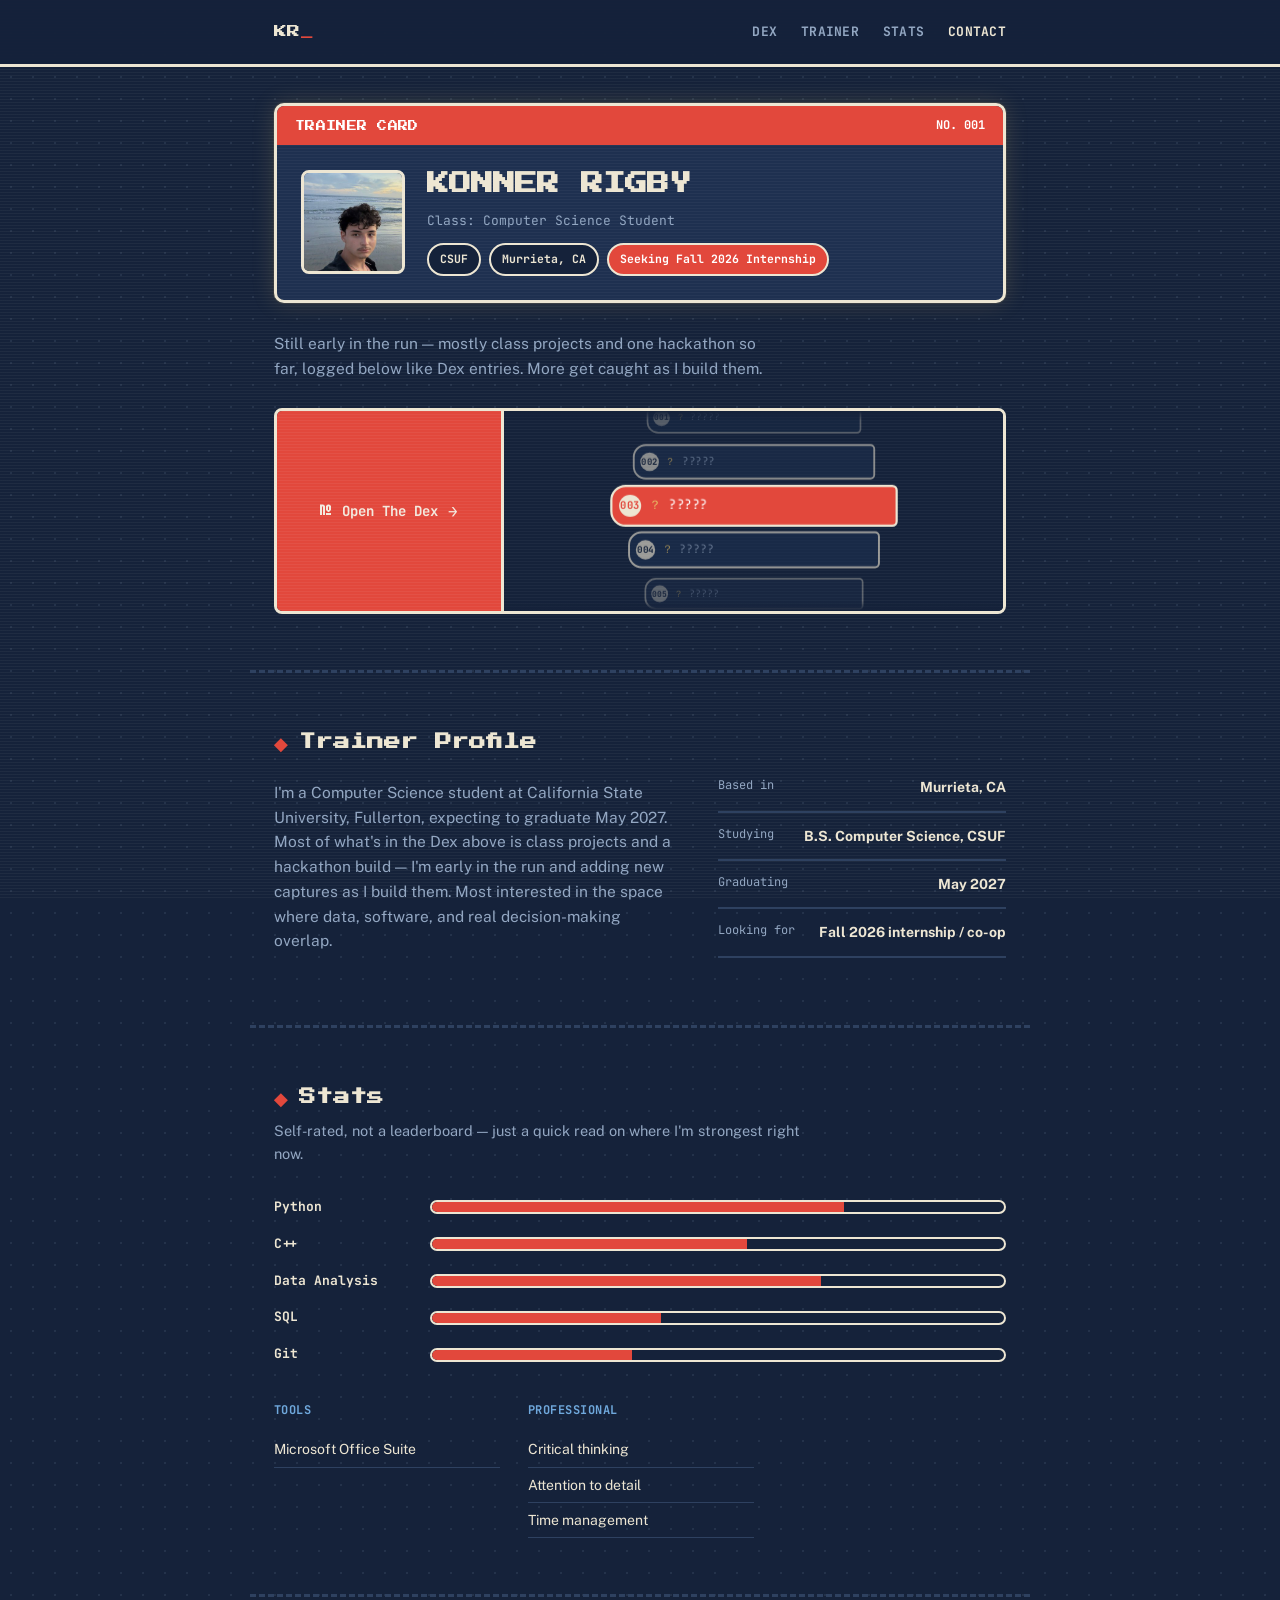
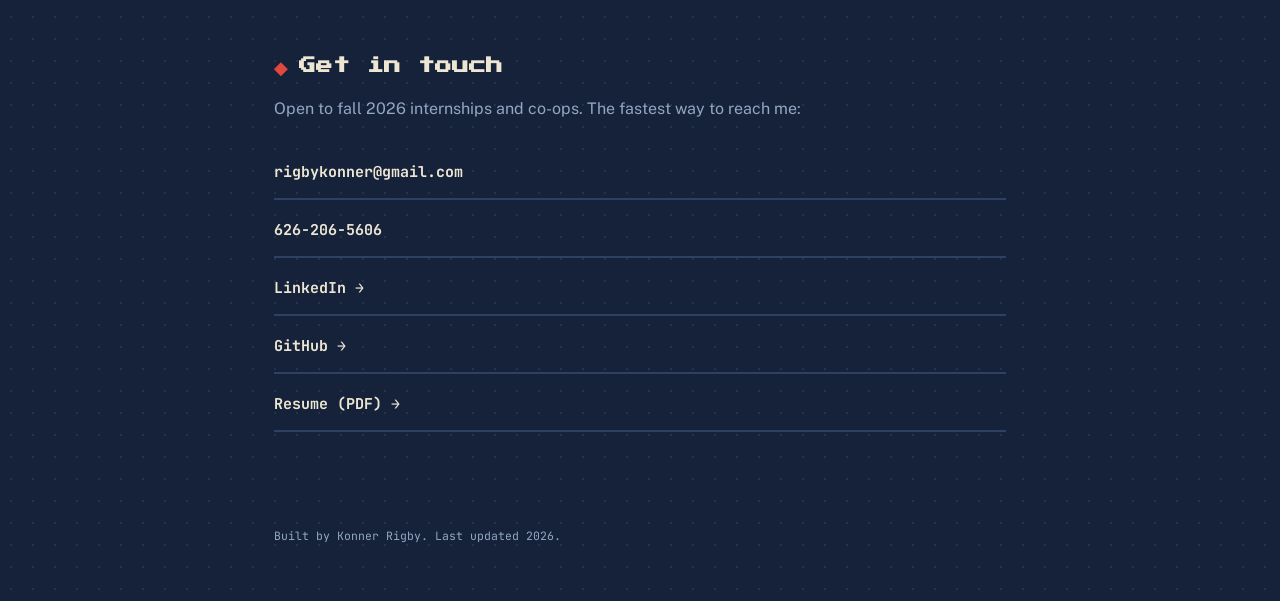
<file: index.html>
<!DOCTYPE html>
<html lang="en">
<head>
<meta charset="UTF-8">
<meta name="viewport" content="width=device-width, initial-scale=1.0">
<title>Konner Rigby — CS Student &amp; Builder</title>
<meta name="description" content="Konner Rigby — Computer Science student at CSUF. A Dex of projects, in progress.">
<link rel="preconnect" href="https://fonts.googleapis.com">
<link rel="preconnect" href="https://fonts.gstatic.com" crossorigin>
<link href="https://fonts.googleapis.com/css2?family=Press+Start+2P&family=JetBrains+Mono:wght@400;500;700&family=Public+Sans:wght@400;500;600;700&display=swap" rel="stylesheet">
<link rel="stylesheet" href="styles.css">
</head>
<body>

<div class="scanlines"></div>

<header class="site-header">
  <div class="wrap header-inner">
    <a href="#top" class="mark">KR<span class="mark-dot">_</span></a>
    <nav class="nav">
      <a href="dex.html">Dex</a>
      <a href="#about">Trainer</a>
      <a href="#skills">Stats</a>
      <a href="#contact">Contact</a>
    </nav>
  </div>
</header>

<main id="top">

  <!-- HERO / TRAINER CARD -->
  <section class="hero wrap">
    <div class="trainer-card">
      <div class="card-topline">
        <span class="card-label">TRAINER CARD</span>
        <span class="card-id">NO. 001</span>
      </div>
      <div class="card-body">
        <img src="trainer-photo.jpg" alt="Konner Rigby" class="card-photo">
        <div class="card-info">
          <h1 class="card-name">KONNER RIGBY</h1>
          <p class="card-class">Class: Computer Science Student</p>
          <div class="card-badges">
            <span class="badge">CSUF</span>
            <span class="badge">Murrieta, CA</span>
            <span class="badge badge-active">Seeking Fall 2026 Internship</span>
          </div>
        </div>
      </div>
    </div>
    <p class="hero-sub">
      Still early in the run — mostly class projects and one hackathon so far,
      logged below like Dex entries. More get caught as I build them.
    </p>
    <div class="hero-cta-row">
      <a href="dex.html" class="hero-cta">
        <span class="hero-cta-icon">№</span>
        Open The Dex
        <span class="hero-cta-arrow">→</span>
      </a>
      <div class="hero-cta-preview" aria-hidden="true">
        <div class="hero-cta-preview-track">
          <div class="preview-pill"><span class="preview-num">001</span><span class="preview-icon">？</span><span class="preview-name">?????</span></div>
          <div class="preview-pill"><span class="preview-num">002</span><span class="preview-icon">？</span><span class="preview-name">?????</span></div>
          <div class="preview-pill"><span class="preview-num">003</span><span class="preview-icon">？</span><span class="preview-name">?????</span></div>
          <div class="preview-pill"><span class="preview-num">004</span><span class="preview-icon">？</span><span class="preview-name">?????</span></div>
          <div class="preview-pill"><span class="preview-num">005</span><span class="preview-icon">？</span><span class="preview-name">?????</span></div>
          <div class="preview-pill"><span class="preview-num">006</span><span class="preview-icon">？</span><span class="preview-name">?????</span></div>
          <div class="preview-pill"><span class="preview-num">001</span><span class="preview-icon">？</span><span class="preview-name">?????</span></div>
          <div class="preview-pill"><span class="preview-num">002</span><span class="preview-icon">？</span><span class="preview-name">?????</span></div>
          <div class="preview-pill"><span class="preview-num">003</span><span class="preview-icon">？</span><span class="preview-name">?????</span></div>
          <div class="preview-pill"><span class="preview-num">004</span><span class="preview-icon">？</span><span class="preview-name">?????</span></div>
          <div class="preview-pill"><span class="preview-num">005</span><span class="preview-icon">？</span><span class="preview-name">?????</span></div>
          <div class="preview-pill"><span class="preview-num">006</span><span class="preview-icon">？</span><span class="preview-name">?????</span></div>
        </div>
      </div>
    </div>
  </section>

  <!-- ABOUT / TRAINER PROFILE -->
  <section id="about" class="section wrap about-section">
    <h2 class="section-title"><span class="section-num">◆</span> Trainer Profile</h2>
    <div class="about-grid">
      <p class="about-text">
        I'm a Computer Science student at California State University, Fullerton,
        expecting to graduate May 2027. Most of what's in the Dex above is class
        projects and a hackathon build — I'm early in the run and adding new
        captures as I build them. Most interested in the space where data,
        software, and real decision-making overlap.
      </p>
      <dl class="facts">
        <div><dt>Based in</dt><dd>Murrieta, CA</dd></div>
        <div><dt>Studying</dt><dd>B.S. Computer Science, CSUF</dd></div>
        <div><dt>Graduating</dt><dd>May 2027</dd></div>
        <div><dt>Looking for</dt><dd>Fall 2026 internship / co-op</dd></div>
      </dl>
    </div>
  </section>

  <!-- SKILLS AS STAT BARS -->
  <section id="skills" class="section wrap">
    <h2 class="section-title"><span class="section-num">◆</span> Stats</h2>
    <p class="section-note">Self-rated, not a leaderboard — just a quick read on where I'm strongest right now.</p>

    <div class="stats-block">
      <div class="stat-row">
        <span class="stat-label">Python</span>
        <div class="stat-bar"><div class="stat-fill" style="width: 72%;"></div></div>
      </div>
      <div class="stat-row">
        <span class="stat-label">C++</span>
        <div class="stat-bar"><div class="stat-fill" style="width: 55%;"></div></div>
      </div>
      <div class="stat-row">
        <span class="stat-label">Data Analysis</span>
        <div class="stat-bar"><div class="stat-fill" style="width: 68%;"></div></div>
      </div>
      <div class="stat-row">
        <span class="stat-label">SQL</span></span>
        <div class="stat-bar"><div class="stat-fill" style="width: 40%;"></div></div>
      </div>
      <div class="stat-row">
        <span class="stat-label">Git</span></span>
        <div class="stat-bar"><div class="stat-fill" style="width: 35%;"></div></div>
      </div>
    </div>

    <div class="skills-grid skills-grid-secondary">
      <div class="skill-group">
        <h3>Tools</h3>
        <ul><li>Microsoft Office Suite</li></ul>
      </div>
      <div class="skill-group">
        <h3>Professional</h3>
        <ul><li>Critical thinking</li><li>Attention to detail</li><li>Time management</li></ul>
      </div>
    </div>
  </section>

  <!-- CONTACT -->
  <section id="contact" class="section wrap contact-section">
    <h2 class="section-title"><span class="section-num">◆</span> Get in touch</h2>
    <p class="contact-lead">Open to fall 2026 internships and co-ops. The fastest way to reach me:</p>
    <div class="contact-links">
      <a href="mailto:rigbykonner@gmail.com" class="contact-link">rigbykonner@gmail.com</a>
      <a href="tel:6262065606" class="contact-link">626-206-5606</a>
      <a href="https://www.linkedin.com/in/konner-rigby-aa3620396/" class="contact-link" target="_blank" rel="noopener">LinkedIn →</a>
      <a href="https://github.com/slimkonrad" class="contact-link" target="_blank" rel="noopener">GitHub →</a>
      <a href="/resume.pdf" class="contact-link">Resume (PDF) →</a>
    </div>
  </section>

</main>

<footer class="site-footer wrap">
  <p>Built by Konner Rigby. Last updated 2026.</p>
</footer>

<script src="script.js"></script>
</body>
</html>
</file>
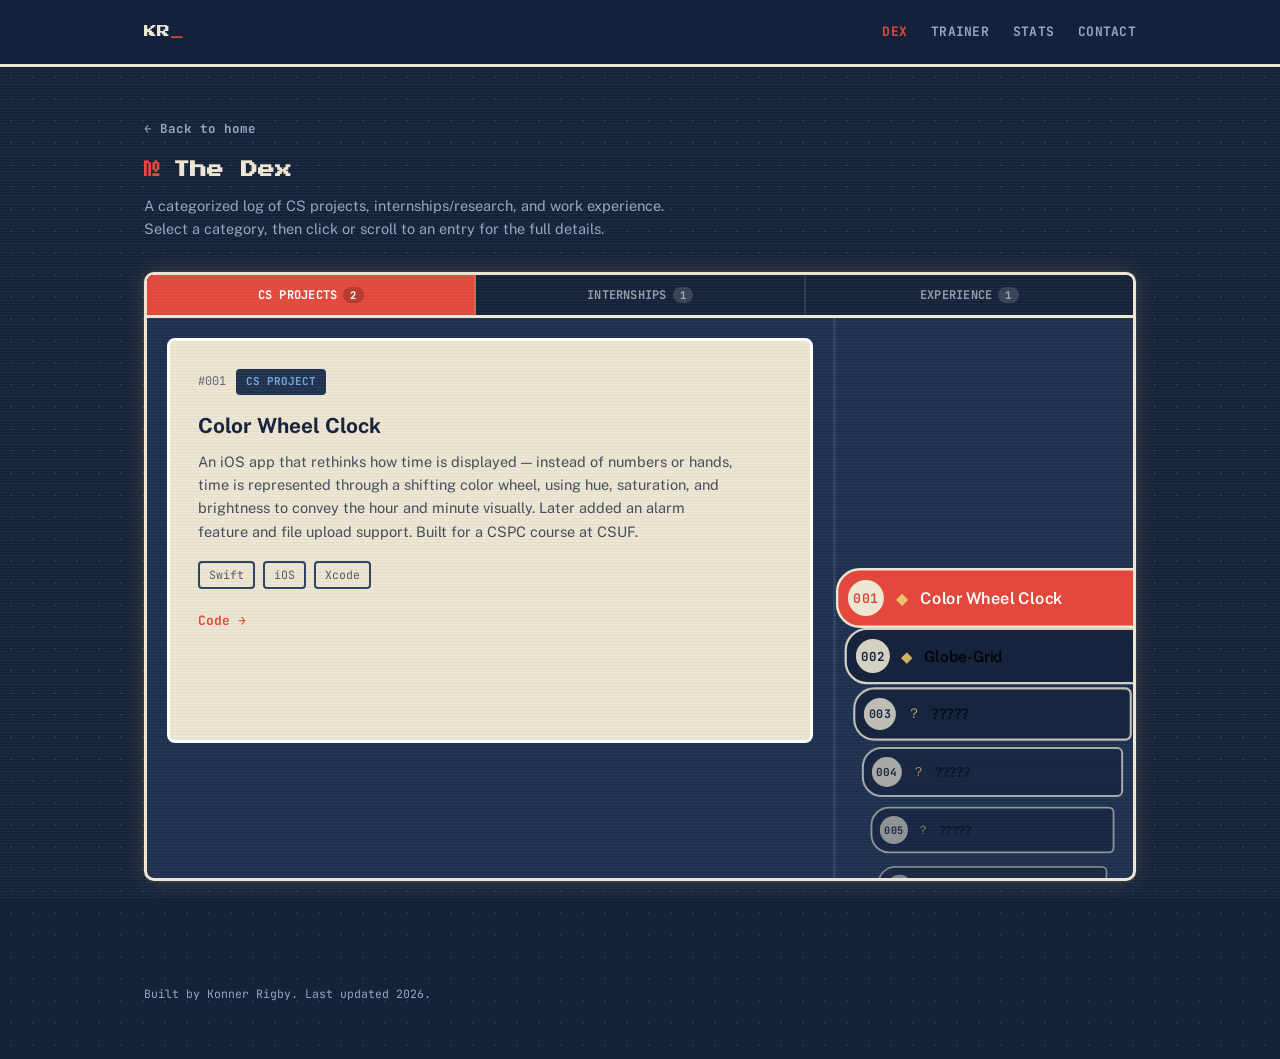
<file: dex.html>
<!DOCTYPE html>
<html lang="en">
<head>
<meta charset="UTF-8">
<meta name="viewport" content="width=device-width, initial-scale=1.0">
<title>The Dex — Konner Rigby</title>
<meta name="description" content="Konner Rigby's Dex — CS projects, internships, and work experience.">
<link rel="preconnect" href="https://fonts.googleapis.com">
<link rel="preconnect" href="https://fonts.gstatic.com" crossorigin>
<link href="https://fonts.googleapis.com/css2?family=Press+Start+2P&family=JetBrains+Mono:wght@400;500;700&family=Public+Sans:wght@400;500;600;700&display=swap" rel="stylesheet">
<link rel="stylesheet" href="styles.css">
</head>
<body>

<div class="scanlines"></div>

<header class="site-header">
  <div class="wrap-wide header-inner">
    <a href="index.html" class="mark">KR<span class="mark-dot">_</span></a>
    <nav class="nav">
      <a href="dex.html" style="color: var(--dex-red);">Dex</a>
      <a href="index.html#about">Trainer</a>
      <a href="index.html#skills">Stats</a>
      <a href="index.html#contact">Contact</a>
    </nav>
  </div>
</header>

<main>

  <div class="dex-page-head wrap-wide">
    <a href="index.html" class="dex-back">← Back to home</a>
    <h1 class="section-title" style="margin: 0 0 10px;"><span class="section-num">№</span> The Dex</h1>
    <p class="section-note" style="margin: 0;">
      A categorized log of CS projects, internships/research, and work experience. Select a category, then click or scroll to an entry for the full details.
  </div>

  <section class="wrap-wide" style="padding: 0 24px 64px;">

    <div class="pokedex" id="pokedex">

      <div class="pokedex-tabs">
        <button class="pdx-tab is-active" data-cat="projects">
          CS Projects <span class="pdx-count" data-count="projects">2</span>
        </button>
        <button class="pdx-tab" data-cat="internships">
          Internships <span class="pdx-count" data-count="internships">1</span>
        </button>
        <button class="pdx-tab" data-cat="experience">
          Experience <span class="pdx-count" data-count="experience">1</span>
        </button>
      </div>

      <div class="pokedex-body">

        <div class="pdx-detail" id="pdxDetail">
          <!-- populated by script.js -->
        </div>

        <div class="pdx-list" id="pdxList">

          <div class="pdx-spacer" id="pdxSpacerTop"></div>

          <button class="pdx-entry is-selected" data-cat="projects" data-detail="colorwheel">
            <span class="pdx-flag">001</span>
            <span class="pdx-icon">◆</span>
            <span class="pdx-name">Color Wheel Clock</span>
          </button>
          <button class="pdx-entry" data-cat="projects" data-detail="globegrid">
            <span class="pdx-flag">002</span>
            <span class="pdx-icon">◆</span>
            <span class="pdx-name">Globe-Grid</span>
          </button>

          <button class="pdx-entry" data-cat="projects" data-detail="unknown">
            <span class="pdx-flag">003</span>
            <span class="pdx-icon">？</span>
            <span class="pdx-name">?????</span>
          </button>
          <button class="pdx-entry" data-cat="projects" data-detail="unknown">
            <span class="pdx-flag">004</span>
            <span class="pdx-icon">？</span>
            <span class="pdx-name">?????</span>
          </button>
          <button class="pdx-entry" data-cat="projects" data-detail="unknown">
            <span class="pdx-flag">005</span>
            <span class="pdx-icon">？</span>
            <span class="pdx-name">?????</span>
          </button>
          <button class="pdx-entry" data-cat="projects" data-detail="unknown">
            <span class="pdx-flag">006</span>
            <span class="pdx-icon">？</span>
            <span class="pdx-name">?????</span>
          </button>
          <button class="pdx-entry" data-cat="projects" data-detail="unknown">
            <span class="pdx-flag">007</span>
            <span class="pdx-icon">？</span>
            <span class="pdx-name">?????</span>
          </button>
          <button class="pdx-entry" data-cat="projects" data-detail="unknown">
            <span class="pdx-flag">008</span>
            <span class="pdx-icon">？</span>
            <span class="pdx-name">?????</span>
          </button>
          <button class="pdx-entry" data-cat="projects" data-detail="unknown">
            <span class="pdx-flag">009</span>
            <span class="pdx-icon">？</span>
            <span class="pdx-name">?????</span>
          </button>
          <button class="pdx-entry" data-cat="projects" data-detail="unknown">
            <span class="pdx-flag">010</span>
            <span class="pdx-icon">？</span>
            <span class="pdx-name">?????</span>
          </button>
          <button class="pdx-entry" data-cat="projects" data-detail="unknown">
            <span class="pdx-flag">011</span>
            <span class="pdx-icon">？</span>
            <span class="pdx-name">?????</span>
          </button>
          <button class="pdx-entry" data-cat="projects" data-detail="unknown">
            <span class="pdx-flag">012</span>
            <span class="pdx-icon">？</span>
            <span class="pdx-name">?????</span>
          </button>
          <button class="pdx-entry" data-cat="projects" data-detail="unknown">
            <span class="pdx-flag">013</span>
            <span class="pdx-icon">？</span>
            <span class="pdx-name">?????</span>
          </button>
          <button class="pdx-entry" data-cat="projects" data-detail="unknown">
            <span class="pdx-flag">014</span>
            <span class="pdx-icon">？</span>
            <span class="pdx-name">?????</span>
          </button>
          <button class="pdx-entry" data-cat="projects" data-detail="unknown">
            <span class="pdx-flag">015</span>
            <span class="pdx-icon">？</span>
            <span class="pdx-name">?????</span>
          </button>
          <button class="pdx-entry" data-cat="projects" data-detail="unknown">
            <span class="pdx-flag">016</span>
            <span class="pdx-icon">？</span>
            <span class="pdx-name">?????</span>
          </button>
          <button class="pdx-entry" data-cat="projects" data-detail="unknown">
            <span class="pdx-flag">017</span>
            <span class="pdx-icon">？</span>
            <span class="pdx-name">?????</span>
          </button>
          <button class="pdx-entry" data-cat="projects" data-detail="unknown">
            <span class="pdx-flag">018</span>
            <span class="pdx-icon">？</span>
            <span class="pdx-name">?????</span>
          </button>
          <button class="pdx-entry" data-cat="projects" data-detail="unknown">
            <span class="pdx-flag">019</span>
            <span class="pdx-icon">？</span>
            <span class="pdx-name">?????</span>
          </button>
          <button class="pdx-entry" data-cat="projects" data-detail="unknown">
            <span class="pdx-flag">020</span>
            <span class="pdx-icon">？</span>
            <span class="pdx-name">?????</span>
          </button>

          <button class="pdx-entry" data-cat="internships" data-detail="pfas" hidden>
            <span class="pdx-flag">001</span>
            <span class="pdx-icon">◆</span>
            <span class="pdx-name">PFAS Water Research</span>
          </button>
          <button class="pdx-entry" data-cat="internships" data-detail="unknown" hidden>
            <span class="pdx-flag">002</span>
            <span class="pdx-icon">？</span>
            <span class="pdx-name">?????</span>
          </button>
          <button class="pdx-entry" data-cat="internships" data-detail="unknown" hidden>
            <span class="pdx-flag">003</span>
            <span class="pdx-icon">？</span>
            <span class="pdx-name">?????</span>
          </button>
          <button class="pdx-entry" data-cat="internships" data-detail="unknown" hidden>
            <span class="pdx-flag">004</span>
            <span class="pdx-icon">？</span>
            <span class="pdx-name">?????</span>
          </button>
          <button class="pdx-entry" data-cat="internships" data-detail="unknown" hidden>
            <span class="pdx-flag">005</span>
            <span class="pdx-icon">？</span>
            <span class="pdx-name">?????</span>
          </button>
          <button class="pdx-entry" data-cat="internships" data-detail="unknown" hidden>
            <span class="pdx-flag">006</span>
            <span class="pdx-icon">？</span>
            <span class="pdx-name">?????</span>
          </button>
          <button class="pdx-entry" data-cat="internships" data-detail="unknown" hidden>
            <span class="pdx-flag">007</span>
            <span class="pdx-icon">？</span>
            <span class="pdx-name">?????</span>
          </button>
          <button class="pdx-entry" data-cat="internships" data-detail="unknown" hidden>
            <span class="pdx-flag">008</span>
            <span class="pdx-icon">？</span>
            <span class="pdx-name">?????</span>
          </button>
          <button class="pdx-entry" data-cat="internships" data-detail="unknown" hidden>
            <span class="pdx-flag">009</span>
            <span class="pdx-icon">？</span>
            <span class="pdx-name">?????</span>
          </button>
          <button class="pdx-entry" data-cat="internships" data-detail="unknown" hidden>
            <span class="pdx-flag">010</span>
            <span class="pdx-icon">？</span>
            <span class="pdx-name">?????</span>
          </button>
          <button class="pdx-entry" data-cat="internships" data-detail="unknown" hidden>
            <span class="pdx-flag">011</span>
            <span class="pdx-icon">？</span>
            <span class="pdx-name">?????</span>
          </button>
          <button class="pdx-entry" data-cat="internships" data-detail="unknown" hidden>
            <span class="pdx-flag">012</span>
            <span class="pdx-icon">？</span>
            <span class="pdx-name">?????</span>
          </button>

          <button class="pdx-entry" data-cat="experience" data-detail="spa" hidden>
            <span class="pdx-flag">001</span>
            <span class="pdx-icon">◆</span>
            <span class="pdx-name">Spa Advisor — South Coast Winery</span>
          </button>
          <button class="pdx-entry" data-cat="experience" data-detail="unknown" hidden>
            <span class="pdx-flag">002</span>
            <span class="pdx-icon">？</span>
            <span class="pdx-name">?????</span>
          </button>
          <button class="pdx-entry" data-cat="experience" data-detail="unknown" hidden>
            <span class="pdx-flag">003</span>
            <span class="pdx-icon">？</span>
            <span class="pdx-name">?????</span>
          </button>
          <button class="pdx-entry" data-cat="experience" data-detail="unknown" hidden>
            <span class="pdx-flag">004</span>
            <span class="pdx-icon">？</span>
            <span class="pdx-name">?????</span>
          </button>
          <button class="pdx-entry" data-cat="experience" data-detail="unknown" hidden>
            <span class="pdx-flag">005</span>
            <span class="pdx-icon">？</span>
            <span class="pdx-name">?????</span>
          </button>
          <button class="pdx-entry" data-cat="experience" data-detail="unknown" hidden>
            <span class="pdx-flag">006</span>
            <span class="pdx-icon">？</span>
            <span class="pdx-name">?????</span>
          </button>
          <button class="pdx-entry" data-cat="experience" data-detail="unknown" hidden>
            <span class="pdx-flag">007</span>
            <span class="pdx-icon">？</span>
            <span class="pdx-name">?????</span>
          </button>
          <button class="pdx-entry" data-cat="experience" data-detail="unknown" hidden>
            <span class="pdx-flag">008</span>
            <span class="pdx-icon">？</span>
            <span class="pdx-name">?????</span>
          </button>
          <button class="pdx-entry" data-cat="experience" data-detail="unknown" hidden>
            <span class="pdx-flag">009</span>
            <span class="pdx-icon">？</span>
            <span class="pdx-name">?????</span>
          </button>
          <button class="pdx-entry" data-cat="experience" data-detail="unknown" hidden>
            <span class="pdx-flag">010</span>
            <span class="pdx-icon">？</span>
            <span class="pdx-name">?????</span>
          </button>
          <button class="pdx-entry" data-cat="experience" data-detail="unknown" hidden>
            <span class="pdx-flag">011</span>
            <span class="pdx-icon">？</span>
            <span class="pdx-name">?????</span>
          </button>
          <button class="pdx-entry" data-cat="experience" data-detail="unknown" hidden>
            <span class="pdx-flag">012</span>
            <span class="pdx-icon">？</span>
            <span class="pdx-name">?????</span>
          </button>

          <div class="pdx-spacer" id="pdxSpacerBottom"></div>

        </div>

      </div>
    </div>
  </section>

</main>

<footer class="site-footer wrap-wide">
  <p>Built by Konner Rigby. Last updated 2026.</p>
</footer>

<script src="script.js"></script>
</body>
</html>
</file>
<file: styles.css>
/* ============================================
   DESIGN TOKENS — "Trainer Dex" theme (dark navy variant)
   Original palette/typography inspired by handheld game UI —
   no copyrighted logos, fonts, or character art used.

   Palette:  screen #15223A (deep navy bg) · screen-raised #1E3050 (card navy)
             ink #EDE6D3 (warm parchment text) · ink-soft #93A7C2 (muted blue-gray)
             dex-red #E2483C (primary accent) · dex-blue #6FA8DC (secondary accent)
             dex-gold #E8C468 (tertiary accent) · line #2E4160 (dividers)
   Type:     "Press Start 2P" (pixel display, used sparingly — small caps only)
             Public Sans (body) · JetBrains Mono (data/meta/labels)
   ============================================ */

:root {
  --screen: #15223A;
  --screen-raised: #1E3050;
  --ink: #EDE6D3;
  --ink-soft: #93A7C2;
  --dex-red: #E2483C;
  --dex-red-soft: #3B2530;
  --dex-blue: #6FA8DC;
  --dex-blue-soft: #21324E;
  --dex-gold: #E8C468;
  --dex-gold-soft: #3A331F;
  --line: #2E4160;

  --pixel: 'Press Start 2P', monospace;
  --mono: 'JetBrains Mono', 'Courier New', monospace;
  --sans: 'Public Sans', -apple-system, BlinkMacSystemFont, sans-serif;

  --wrap: 780px;
}

* { box-sizing: border-box; }
html { scroll-behavior: smooth; }

body {
  margin: 0;
  background-color: var(--screen);
  background-image: radial-gradient(rgba(147, 167, 194, 0.12) 1px, transparent 1px);
  background-size: 22px 22px;
  color: var(--ink);
  font-family: var(--sans);
  font-size: 16px;
  line-height: 1.6;
  -webkit-font-smoothing: antialiased;
}

.wrap { max-width: var(--wrap); margin: 0 auto; padding: 0 24px; }
.wrap-wide { max-width: 1040px; margin: 0 auto; padding: 0 24px; }
a { color: inherit; }

/* ---------- DEX PAGE (standalone) ---------- */
.dex-page-head { padding: 48px 24px 32px; }
.dex-back {
  display: inline-block;
  font-family: var(--mono);
  font-size: 12.5px;
  font-weight: 700;
  color: var(--ink-soft);
  text-decoration: none;
  margin-bottom: 18px;
}
.dex-back:hover { color: var(--dex-red); }

/* faint scanline texture instead of realistic grain — nods to a handheld screen */
.scanlines {
  position: fixed;
  inset: 0;
  pointer-events: none;
  z-index: 0;
  opacity: 0.05;
  background: repeating-linear-gradient(
    to bottom,
    var(--ink) 0px,
    var(--ink) 1px,
    transparent 1px,
    transparent 3px
  );
}

/* ---------- HEADER ---------- */
.site-header {
  position: sticky;
  top: 0;
  z-index: 10;
  background: rgba(21, 34, 58, 0.97);
  border-bottom: 3px solid var(--ink);
}
.header-inner { display: flex; align-items: center; justify-content: space-between; height: 64px; }
.mark { font-family: var(--pixel); font-size: 13px; text-decoration: none; letter-spacing: 0.02em; }
.mark-dot { color: var(--dex-red); }
.nav { display: flex; gap: 24px; }
.nav a {
  font-family: var(--mono);
  font-weight: 700;
  font-size: 13px;
  text-decoration: none;
  color: var(--ink-soft);
  letter-spacing: 0.02em;
  text-transform: uppercase;
  transition: color 0.15s ease;
}
.nav a:hover { color: var(--dex-red); }

/* ---------- HERO / TRAINER CARD ---------- */
.hero { padding: 36px 24px 56px; position: relative; z-index: 1; }

.trainer-card {
  background-color: var(--screen-raised);
  background-image: repeating-linear-gradient(
    to bottom,
    rgba(255, 255, 255, 0.035) 0px,
    rgba(255, 255, 255, 0.035) 1px,
    transparent 1px,
    transparent 3px
  );
  border: 3px solid var(--ink);
  border-radius: 10px;
  box-shadow: 0 0 22px rgba(232, 196, 104, 0.18), 0 0 0 1px rgba(232, 196, 104, 0.08);
  overflow: hidden;
  margin-bottom: 28px;
}
.card-topline {
  background: var(--dex-red);
  color: #fff;
  display: flex;
  justify-content: space-between;
  align-items: center;
  padding: 10px 18px;
}
.card-label { font-family: var(--pixel); font-size: 10px; letter-spacing: 0.03em; }
.card-id { font-family: var(--mono); font-size: 12px; font-weight: 700; }

.card-body { display: flex; align-items: center; gap: 22px; padding: 24px; }
.card-photo {
  width: 104px;
  height: 104px;
  min-width: 104px;
  border: 3px solid var(--ink);
  border-radius: 8px;
  object-fit: cover;
  display: block;
}
.card-name {
  font-family: var(--pixel);
  font-size: clamp(1.1rem, 3.5vw, 1.4rem);
  margin: 0 0 10px;
  line-height: 1.4;
}
.card-class { font-family: var(--mono); font-size: 13px; color: var(--ink-soft); margin: 0 0 12px; }
.card-badges { display: flex; flex-wrap: wrap; gap: 8px; }
.badge {
  font-family: var(--mono);
  font-size: 11.5px;
  font-weight: 700;
  padding: 5px 11px;
  border-radius: 20px;
  border: 2px solid var(--ink);
  background: var(--screen);
}
.badge-active { background: var(--dex-red); color: #fff; border-color: var(--ink); }

.hero-sub { max-width: 56ch; color: var(--ink-soft); font-size: 15.5px; margin: 0 0 28px; }

.hero-cta-row {
  display: flex;
  align-items: stretch;
  border: 3px solid var(--ink);
  border-radius: 8px;
  overflow: hidden;
  width: 100%;
}

@keyframes cta-pulse {
  0%, 100% { box-shadow: 0 0 16px rgba(226, 72, 60, 0.35); }
  50% { box-shadow: 0 0 26px rgba(226, 72, 60, 0.6); }
}

.hero-cta {
  position: relative;
  z-index: 1;
  display: inline-flex;
  align-items: center;
  justify-content: center;
  gap: 10px;
  flex-shrink: 0;
  min-width: 224px;
  background-color: var(--dex-red);
  background-image: repeating-linear-gradient(
    to bottom,
    rgba(255, 255, 255, 0.05) 0px,
    rgba(255, 255, 255, 0.05) 1px,
    transparent 1px,
    transparent 3px
  );
  color: #F3E9DE;
  font-family: var(--mono);
  font-weight: 700;
  font-size: 14px;
  padding: 16px 22px;
  border: none;
  text-decoration: none;
  animation: cta-pulse 3s ease-in-out infinite;
  transition: transform 0.15s ease;
}
.hero-cta:hover {
  animation-play-state: paused;
  box-shadow: 0 0 30px rgba(226, 72, 60, 0.7);
}
.hero-cta-icon { font-family: var(--pixel); font-size: 12px; }
.hero-cta-arrow { font-size: 16px; }

/* Decorative preview window — a real, live look at the Dex entries,
   slowly scrolling on a loop. Not interactive: clicking it does nothing,
   it's purely a peek at what's behind the button. */
.hero-cta-preview {
  flex: 1 1 auto;
  min-width: 0;
  height: 200px;
  overflow: hidden;
  position: relative;
  background-color: var(--screen);
  background-image: repeating-linear-gradient(
    to bottom,
    rgba(255, 255, 255, 0.035) 0px,
    rgba(255, 255, 255, 0.035) 1px,
    transparent 1px,
    transparent 3px
  );
  border-left: 3px solid var(--ink);
  pointer-events: none;
}
.hero-cta-preview::before,
.hero-cta-preview::after {
  content: '';
  position: absolute;
  left: 0;
  right: 0;
  height: 10px;
  z-index: 1;
  pointer-events: none;
}
.hero-cta-preview::before {
  top: 0;
  background: linear-gradient(to bottom, var(--screen), transparent);
}
.hero-cta-preview::after {
  bottom: 0;
  background: linear-gradient(to top, var(--screen), transparent);
}

.hero-cta-preview-track {
  position: absolute;
  top: 0;
  left: 0;
  right: 0;
  display: flex;
  flex-direction: column;
  gap: 6px;
  padding: 6px 6px;
  will-change: transform;
}

.preview-pill {
  align-self: center;
  width: 88%;
  max-width: 260px;
  display: flex;
  align-items: center;
  gap: 7px;
  background: var(--screen-raised);
  border: 2px solid var(--ink);
  border-radius: 14px 5px 5px 14px;
  padding: 7px 11px 7px 6px;
  font-family: var(--mono);
  font-size: 12px;
  color: var(--ink-soft);
  white-space: nowrap;
  transform-origin: center center;
  transition: transform 0.12s linear, opacity 0.12s linear, background 0.15s ease;
}
.preview-pill.is-centered {
  background: var(--dex-red);
  border-color: var(--ink);
}
.preview-pill.is-centered .preview-num { background: var(--ink); color: var(--dex-red); }
.preview-pill.is-centered .preview-name { color: #fff; }
.preview-num {
  background: var(--ink);
  color: var(--screen);
  border-radius: 50%;
  width: 20px;
  height: 20px;
  min-width: 20px;
  display: flex;
  align-items: center;
  justify-content: center;
  font-size: 9.5px;
  font-weight: 700;
}
.preview-icon { color: var(--dex-gold); font-size: 11px; }
.preview-name { overflow: hidden; text-overflow: ellipsis; }

/* ---------- SECTIONS ---------- */
.section { padding: 56px 24px; border-top: 3px dashed var(--line); position: relative; z-index: 1; }

.section-title {
  font-family: var(--pixel);
  font-size: 1.05rem;
  margin: 0 0 8px;
  display: flex;
  align-items: center;
  gap: 12px;
  line-height: 1.6;
}
.small-title { font-size: 0.85rem; }
.section-num { color: var(--dex-red); }
.section-note { color: var(--ink-soft); max-width: 60ch; margin: 0 0 32px; font-size: 14.5px; }

/* ---------- DEX ENTRIES ---------- */
.dex-list { display: flex; flex-direction: column; gap: 18px; }

.dex-entry {
  background: var(--screen-raised);
  border: 3px solid var(--ink);
  border-radius: 8px;
  padding: 24px;
  box-shadow: 4px 4px 0 var(--line);
}
.dex-entry-compact { box-shadow: 3px 3px 0 var(--line); }

.dex-head { display: flex; align-items: center; gap: 10px; margin-bottom: 14px; flex-wrap: wrap; }
.dex-num { font-family: var(--mono); font-weight: 700; font-size: 13px; color: var(--ink-soft); }

.dex-type {
  font-family: var(--mono);
  font-size: 11px;
  font-weight: 700;
  letter-spacing: 0.03em;
  padding: 4px 10px;
  border-radius: 4px;
  border: 2px solid var(--ink);
}
.type-code { background: var(--dex-blue-soft); color: var(--dex-blue); }
.type-speed { background: var(--dex-gold-soft); color: var(--dex-gold); }
.type-research { background: var(--dex-red-soft); color: var(--dex-red); }

.dex-status {
  font-family: var(--mono);
  font-size: 11px;
  padding: 4px 10px;
  border-radius: 4px;
  margin-left: auto;
  text-transform: uppercase;
}
.status-progress { background: var(--dex-gold-soft); color: var(--dex-gold); }
.status-hackathon { background: var(--dex-blue-soft); color: var(--dex-blue); }

.dex-title { font-family: var(--sans); font-weight: 700; font-size: 1.2rem; margin: 0 0 10px; }
.dex-desc { color: var(--ink-soft); margin: 0 0 16px; font-size: 14.5px; max-width: 62ch; }

.dex-stack { display: flex; flex-wrap: wrap; gap: 8px; margin-bottom: 14px; }
.dex-stack span {
  font-family: var(--mono);
  font-size: 11.5px;
  color: var(--ink-soft);
  border: 2px solid var(--line);
  padding: 3px 9px;
  border-radius: 4px;
}

.dex-links { display: flex; gap: 20px; }
.dex-links a {
  font-family: var(--mono);
  font-weight: 700;
  font-size: 13px;
  text-decoration: none;
  color: var(--dex-red);
  border-bottom: 2px solid transparent;
  transition: border-color 0.15s ease;
}
.dex-links a:hover { border-color: var(--dex-red); }

.dex-add {
  background: transparent;
  border: 3px dashed var(--line);
  box-shadow: none;
  text-align: center;
  color: var(--ink-soft);
  font-family: var(--mono);
  font-size: 13px;
}

.side-quest { padding-top: 40px; }

.dex-teaser {
  display: flex;
  align-items: center;
  justify-content: space-between;
  background: var(--dex-red);
  border: 3px solid var(--ink);
  border-radius: 10px;
  box-shadow: 0 0 24px rgba(226, 72, 60, 0.35);
  padding: 20px 26px;
  text-decoration: none;
  color: #fff;
  transition: transform 0.15s ease, box-shadow 0.15s ease;
}
.dex-teaser:hover {
  transform: translate(-2px, -2px);
  box-shadow: 0 0 32px rgba(226, 72, 60, 0.55);
}
.dex-teaser-label { font-family: var(--pixel); font-size: 0.85rem; }
.dex-teaser-arrow { color: #fff; font-size: 1.2rem; }

/* ---------- POKÉDEX COMPONENT ---------- */
.pokedex {
  background: var(--screen-raised);
  border: 3px solid var(--ink);
  border-radius: 10px;
  box-shadow: 0 0 22px rgba(232, 196, 104, 0.18), 0 0 0 1px rgba(232, 196, 104, 0.08);
  overflow: hidden;
}

.pokedex-tabs {
  display: flex;
  border-bottom: 3px solid var(--ink);
  background: var(--screen);
}
.pdx-tab {
  flex: 1;
  font-family: var(--mono);
  font-weight: 700;
  font-size: 12px;
  text-transform: uppercase;
  letter-spacing: 0.02em;
  color: rgba(255,255,255,0.55);
  background: transparent;
  border: none;
  border-right: 2px solid rgba(255,255,255,0.1);
  padding: 12px 10px;
  cursor: pointer;
  display: flex;
  align-items: center;
  justify-content: center;
  gap: 6px;
  transition: color 0.15s ease, background 0.15s ease;
}
.pdx-tab:last-child { border-right: none; }
.pdx-tab:hover { color: #fff; }
.pdx-tab.is-active { color: #fff; background: var(--dex-red); }
.pdx-count {
  font-size: 10.5px;
  background: rgba(255,255,255,0.15);
  border-radius: 10px;
  padding: 1px 7px;
}
.pdx-tab.is-active .pdx-count { background: rgba(0,0,0,0.2); }

.pokedex-body {
  display: grid;
  grid-template-columns: 1fr 300px;
  min-height: 460px;
}

.pdx-list {
  order: 2;
  border-left: 3px solid var(--line);
  border-right: none;
  overflow-y: auto;
  max-height: 560px;
  padding: 14px 10px 14px 26px;
  display: flex;
  flex-direction: column;
  gap: 8px;
  scroll-behavior: smooth;
}

.pdx-entry {
  display: flex;
  align-items: center;
  gap: 10px;
  background: var(--screen);
  border: 2px solid var(--ink);
  border-radius: 20px 6px 6px 20px;
  padding: 8px 14px 8px 8px;
  cursor: pointer;
  font-family: var(--sans);
  text-align: left;
  transform-origin: center center;
  transition: transform 0.18s ease, opacity 0.18s ease, box-shadow 0.15s ease, background 0.15s ease;
  position: relative;
}
.pdx-entry[hidden] { display: none; }
.pdx-spacer { flex-shrink: 0; }
.pdx-entry:hover {
  box-shadow: 3px 3px 0 var(--line);
  background: var(--dex-blue-soft);
}
.pdx-entry.is-selected {
  background: var(--dex-red);
  border-color: var(--ink);
  z-index: 2;
}
.pdx-entry.is-selected::before {
  content: '▶';
  position: absolute;
  left: -18px;
  color: var(--dex-red);
  font-size: 13px;
}
.pdx-entry.is-selected .pdx-flag { background: var(--ink); color: var(--dex-red); }
.pdx-entry.is-selected .pdx-name { color: #fff; }

.pdx-flag {
  font-family: var(--mono);
  font-weight: 700;
  font-size: 11px;
  background: var(--ink);
  color: var(--screen);
  border-radius: 50%;
  min-width: 30px;
  height: 30px;
  display: flex;
  align-items: center;
  justify-content: center;
}
.pdx-icon { font-size: 13px; color: var(--dex-gold); }
.pdx-name { font-size: 13.5px; font-weight: 600; }

.pdx-detail {
  order: 1;
  margin: 20px;
  padding: 28px;
  overflow-y: auto;
  max-height: 405px;
  background-color: var(--ink);
  background-image: repeating-linear-gradient(
    to bottom,
    rgba(21, 34, 58, 0.045) 0px,
    rgba(21, 34, 58, 0.045) 1px,
    transparent 1px,
    transparent 3px
  );
  border: 3px solid #fff;
  border-radius: 8px;
  color: var(--screen);
}
.pdx-detail-empty { color: rgba(21, 34, 58, 0.65); font-family: var(--mono); font-size: 13px; }

.pdx-detail-head { display: flex; align-items: center; gap: 10px; margin-bottom: 14px; }
.pdx-detail-num { font-family: var(--mono); font-size: 12px; color: rgba(21, 34, 58, 0.65); }
.pdx-detail-cat {
  font-family: var(--mono);
  font-size: 11px;
  font-weight: 700;
  text-transform: uppercase;
  padding: 4px 10px;
  border-radius: 4px;
  background: var(--dex-blue-soft);
  color: var(--dex-blue);
}
.pdx-detail-title { font-family: var(--sans); font-weight: 700; font-size: 1.3rem; margin: 0 0 12px; }
.pdx-detail-location { font-family: var(--mono); font-size: 12.5px; color: rgba(21, 34, 58, 0.72); font-weight: 700; margin: -6px 0 10px; }
.pdx-detail-duration { font-family: var(--mono); font-size: 12.5px; color: rgba(21, 34, 58, 0.72); margin: -6px 0 14px; }
.pdx-detail-desc { color: rgba(21, 34, 58, 0.78); font-size: 14.5px; max-width: 60ch; margin: 0 0 18px; }
.pdx-detail-stack { display: flex; flex-wrap: wrap; gap: 8px; margin-bottom: 18px; }
.pdx-detail-stack span {
  font-family: var(--mono);
  font-size: 11.5px;
  color: rgba(21, 34, 58, 0.72);
  border: 2px solid var(--line);
  padding: 3px 9px;
  border-radius: 4px;
}
.pdx-detail-links a {
  font-family: var(--mono);
  font-weight: 700;
  font-size: 13px;
  text-decoration: none;
  color: var(--dex-red);
  margin-right: 20px;
  border-bottom: 2px solid transparent;
  transition: border-color 0.15s ease;
}
.pdx-detail-links a:hover { border-color: var(--dex-red); }

@media (max-width: 900px) {
  .pokedex-body { grid-template-columns: 1fr; }
  .pdx-list {
    order: 2;
    border-left: none;
    border-top: 3px solid var(--line);
    max-height: 280px;
    padding-left: 26px;
  }
  .pdx-detail { order: 1; max-height: none; }
}

/* ---------- ABOUT ---------- */
.about-grid { display: grid; grid-template-columns: 1.4fr 1fr; gap: 40px; }
.about-text { font-size: 15.5px; color: var(--ink-soft); max-width: 56ch; }
.facts { margin: 0; }
.facts > div { display: flex; justify-content: space-between; padding: 12px 0; border-bottom: 2px solid var(--line); }
.facts dt { font-family: var(--mono); font-size: 12px; color: var(--ink-soft); }
.facts dd { margin: 0; font-size: 14px; font-weight: 700; text-align: right; }

/* ---------- STATS (skill bars) ---------- */
.stats-block { display: flex; flex-direction: column; gap: 16px; margin-bottom: 36px; }
.stat-row { display: grid; grid-template-columns: 140px 1fr; align-items: center; gap: 16px; }
.stat-label { font-family: var(--mono); font-size: 13px; font-weight: 700; }
.stat-bar {
  height: 14px;
  border: 2px solid var(--ink);
  border-radius: 7px;
  background: var(--screen);
  overflow: hidden;
}
.stat-fill {
  height: 100%;
  background: var(--dex-red);
  border-radius: 6px 0 0 6px;
}

.skills-grid-secondary { grid-template-columns: repeat(2, 1fr); max-width: 480px; }
.skills-grid { display: grid; gap: 28px; }
.skill-group h3 {
  font-family: var(--mono);
  font-size: 12px;
  text-transform: uppercase;
  letter-spacing: 0.04em;
  color: var(--dex-blue);
  margin: 0 0 12px;
}
.skill-group ul { list-style: none; margin: 0; padding: 0; }
.skill-group li { font-size: 14px; padding: 6px 0; border-bottom: 1px solid var(--line); }
.muted { color: var(--ink-soft); font-size: 11px; }

/* ---------- CONTACT ---------- */
.contact-lead { color: var(--ink-soft); margin-bottom: 24px; }
.contact-links { display: flex; flex-direction: column; gap: 4px; }
.contact-link {
  font-family: var(--mono);
  font-weight: 700;
  font-size: 15px;
  text-decoration: none;
  padding: 14px 0;
  border-bottom: 2px solid var(--line);
  display: flex;
  justify-content: space-between;
  transition: color 0.15s ease, padding-left 0.15s ease;
}
.contact-link:hover { color: var(--dex-red); padding-left: 6px; }

/* ---------- FOOTER ---------- */
.site-footer {
  padding: 28px 24px 44px;
  font-family: var(--mono);
  font-size: 11.5px;
  color: var(--ink-soft);
  position: relative;
  z-index: 1;
}

/* ---------- RESPONSIVE ---------- */
@media (max-width: 720px) {
  .about-grid { grid-template-columns: 1fr; gap: 28px; }
  .card-body { flex-direction: column; align-items: flex-start; }
  .nav { gap: 14px; }
  .nav a { font-size: 11.5px; }
  .stat-row { grid-template-columns: 100px 1fr; }
}
@media (max-width: 480px) {
  .hero { padding: 48px 20px 40px; }
  .skills-grid-secondary { grid-template-columns: 1fr; }
  .hero-cta-row { flex-direction: column; }
  .hero-cta { min-width: 0; width: 100%; }
  .hero-cta-preview {
    height: 150px;
    border-left: none;
    border-top: 3px solid var(--ink);
  }
}

/* ---------- ACCESSIBILITY ---------- */
a:focus-visible, .nav a:focus-visible {
  outline: 2px solid var(--dex-red);
  outline-offset: 3px;
}
@media (prefers-reduced-motion: reduce) {
  html { scroll-behavior: auto; }
  * { transition: none !important; }
  .hero-cta { animation: none; }
}
</file>
